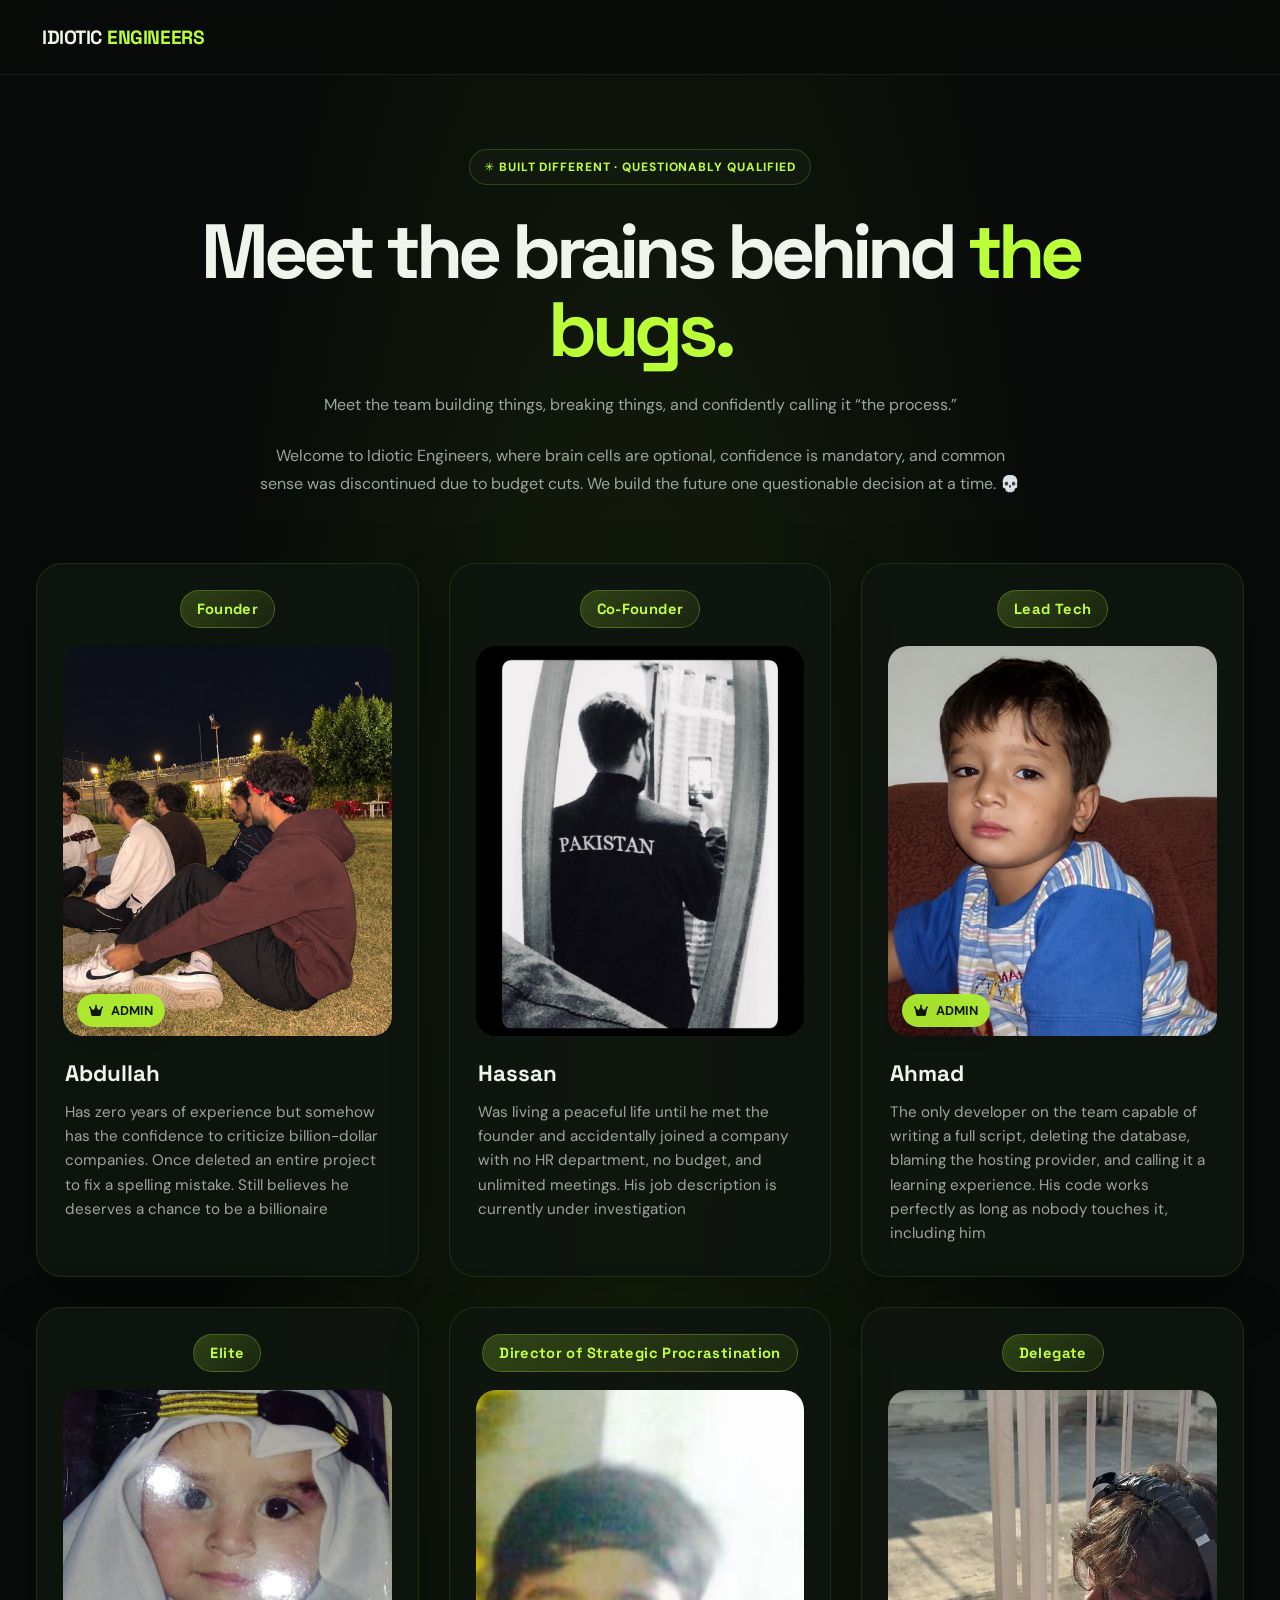
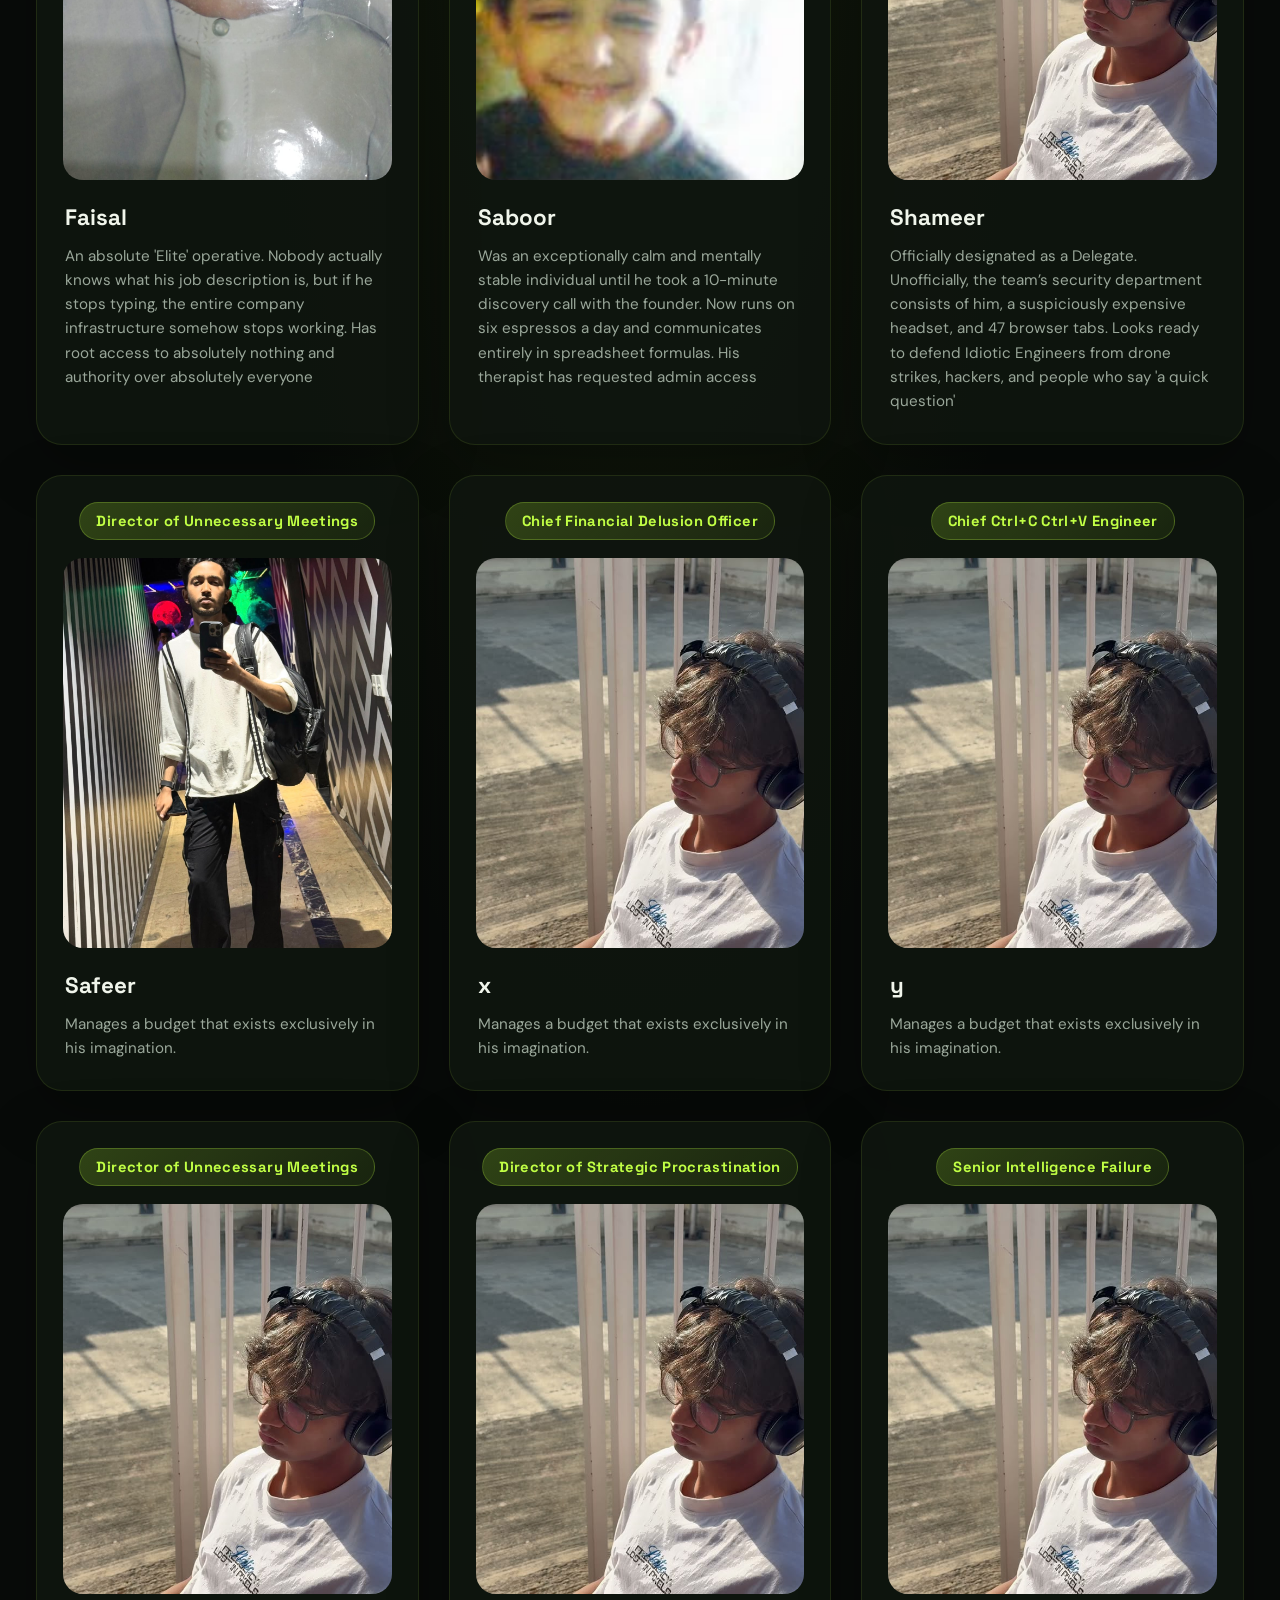
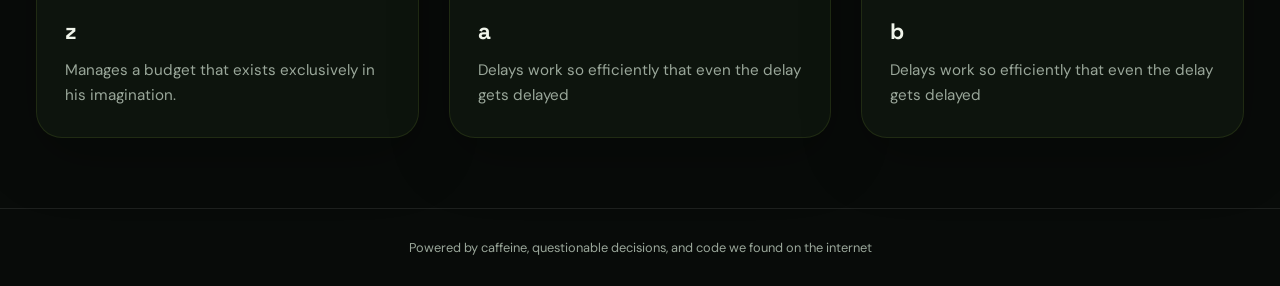
<file: index.html>
<!DOCTYPE html>
<html lang="en">
<head>
<meta charset="UTF-8">
<meta name="viewport" content="width=device-width, initial-scale=1.0">
<title>Idiotic Engineers | Team Directory</title>

<link rel="preconnect" href="https://fonts.googleapis.com">
<link rel="preconnect" href="https://fonts.gstatic.com" crossorigin>
<link href="https://fonts.googleapis.com/css2?family=DM+Sans:wght@400;500;600;700;800&family=Space+Grotesk:wght@500;600;700&display=swap" rel="stylesheet">
<link rel="stylesheet" href="https://cdnjs.cloudflare.com/ajax/libs/font-awesome/6.5.2/css/all.min.css">

<link rel="stylesheet" href="css/style.css">
</head>

<body>
<header>
  <a class="brand" href="index.html">Idiotic <span>Engineers</span></a>
  <a class="nav-btn" id="adminLink" href="admin.html" hidden>Admin</a>
</header>
<section class="hero">
  <div class="hero-badge">✳ BUILT DIFFERENT · QUESTIONABLY QUALIFIED</div>
  <h1>Meet the brains behind <span>the bugs.</span></h1>
  <p>Meet the team building things, breaking things, and confidently calling it “the process.”</p>
  <p class="intro-copy">Welcome to Idiotic Engineers, where brain cells are optional, confidence is mandatory, and common sense was discontinued due to budget cuts. We build the future one questionable decision at a time. 💀</p>
</section>
<main class="container"><div id="membersGrid" class="grid"></div></main>
<footer>Powered by caffeine, questionable decisions, and code we found on the internet</footer>
<script src="js/members-data.js" defer></script>
<script src="js/member.js" defer></script>
</body>
</html>
</file>
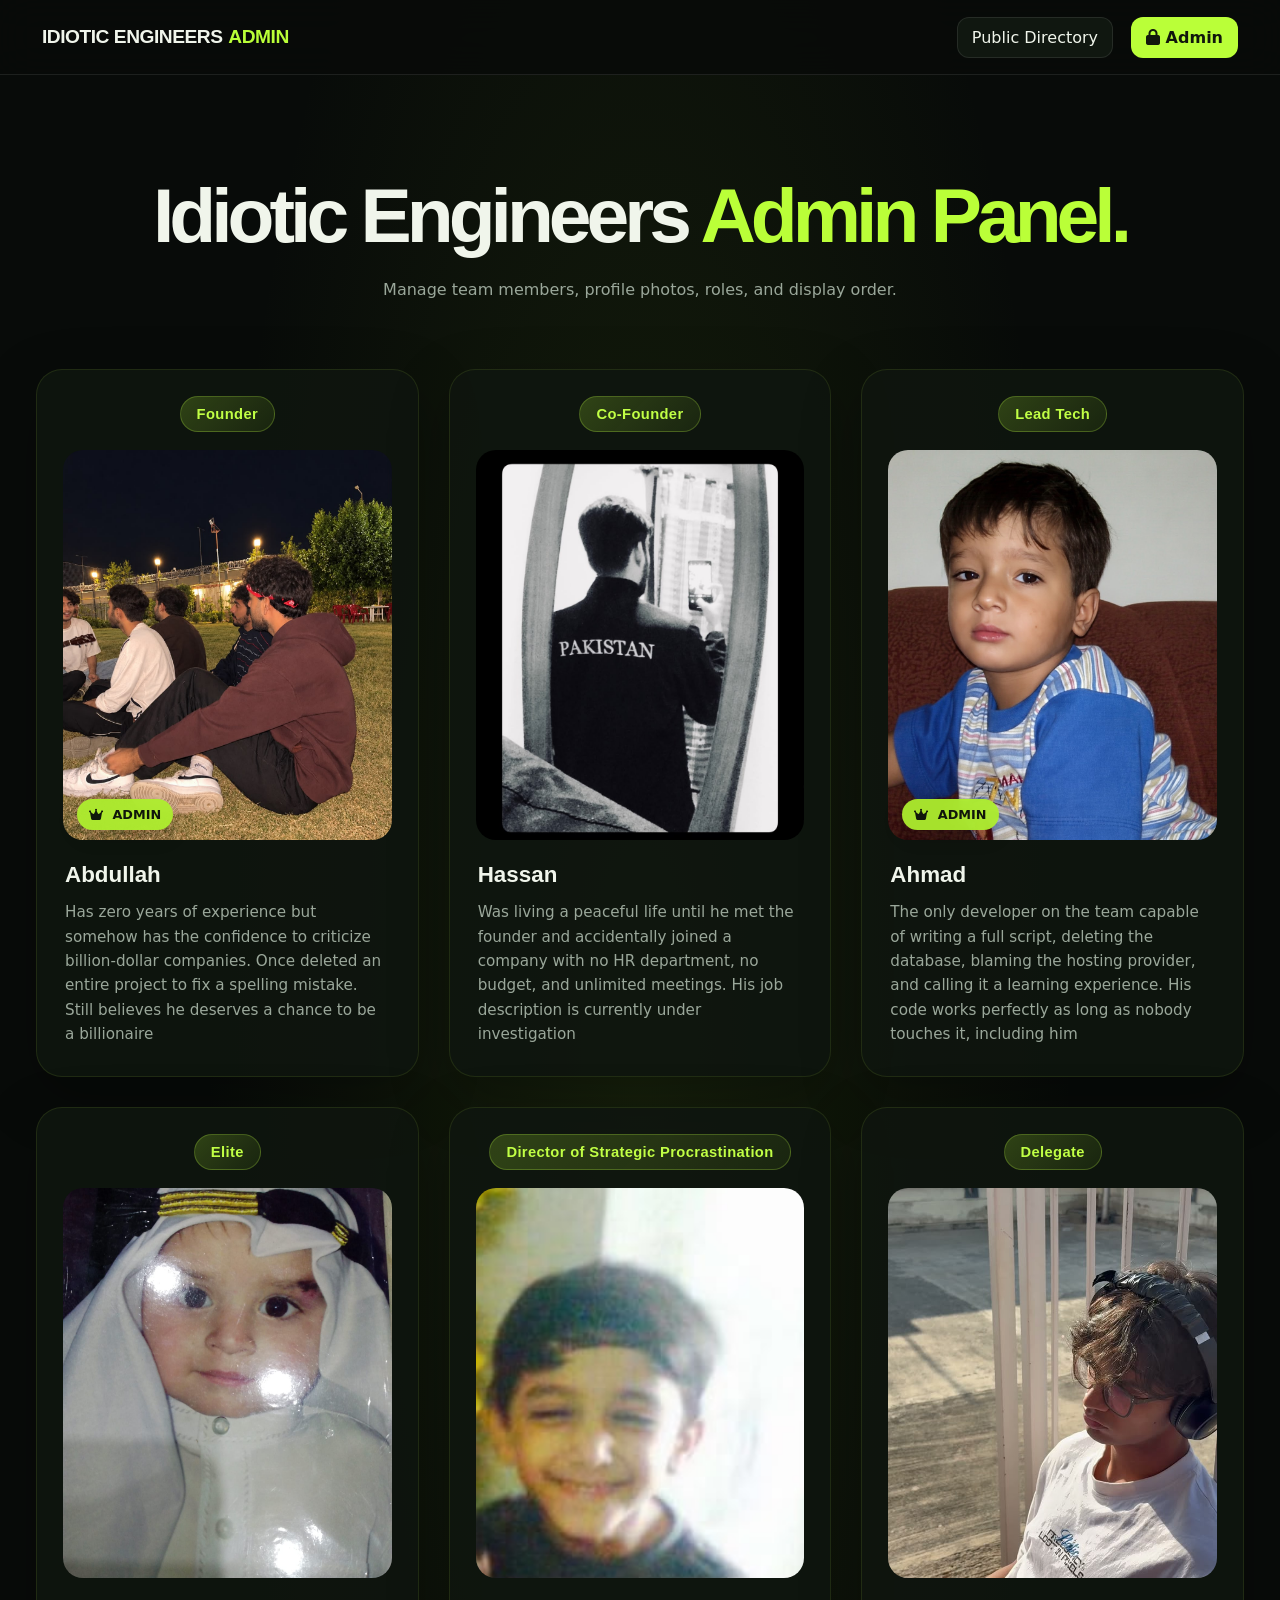
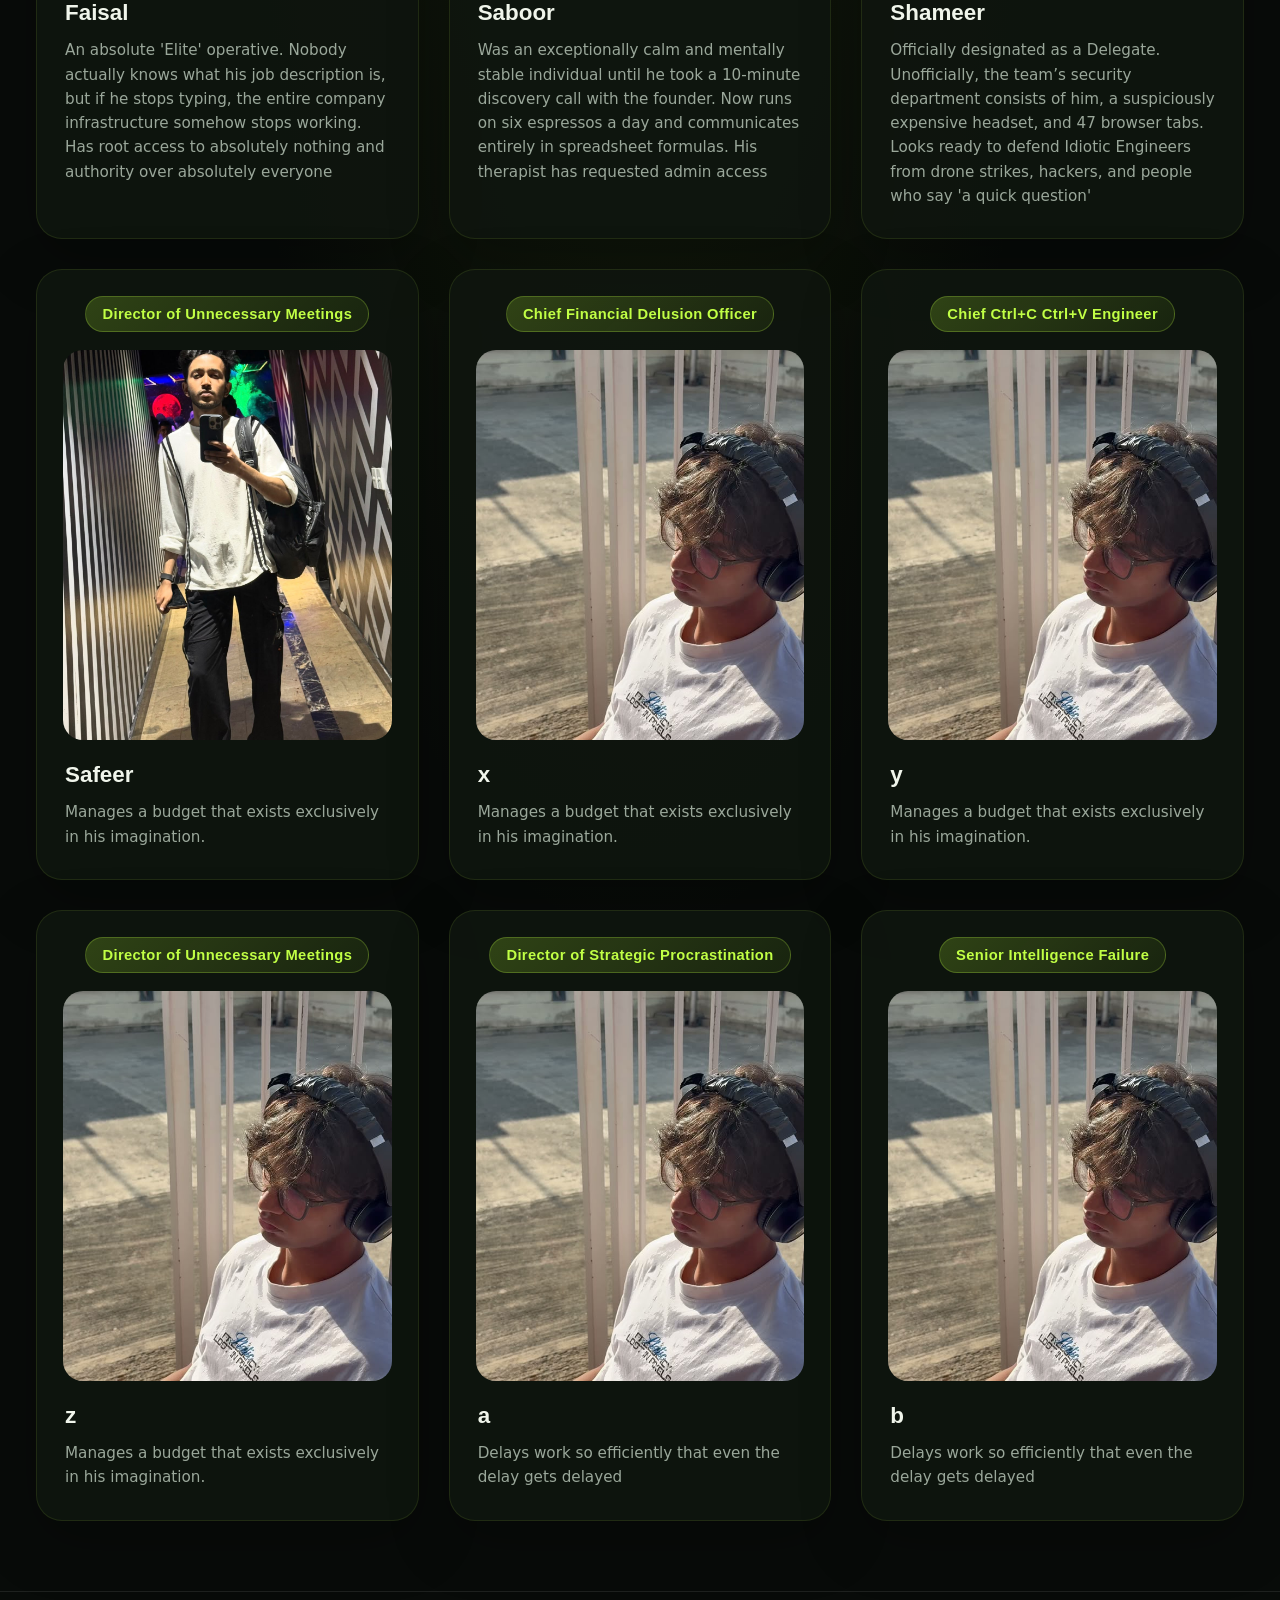
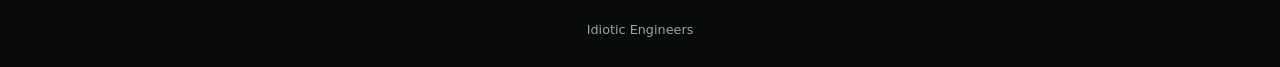
<file: admin.html>
<!DOCTYPE html>
<html lang="en">
<head>
<meta charset="UTF-8">
<meta name="viewport" content="width=device-width, initial-scale=1.0">
<title>Idiotic Engineers | Admin Panel</title>

<link rel="preconnect" href="https://fonts.googleapis.com">
<link rel="preconnect" href="https://fonts.gstatic.com" crossorigin>
<link href="https://fonts.googleapis.com/css2?family=Inter:wght@400;500;600;700;800&display=swap" rel="stylesheet">
<link rel="stylesheet" href="https://cdnjs.cloudflare.com/ajax/libs/font-awesome/6.5.2/css/all.min.css">

<link rel="stylesheet" href="css/style.css">
</head>

<body>

<header>
  <a class="brand" href="index.html">Idiotic Engineers <span>ADMIN</span></a>

  <a class="nav-btn" href="index.html">Public Directory</a>
  <button class="nav-btn admin-btn" id="adminBtn"><i class="fa-solid fa-lock"></i> Admin</button>
</header>

<section class="hero">
  <h1>Idiotic Engineers <span>Admin Panel.</span></h1>
  <p>
    Manage team members, profile photos, roles, and display order.
  </p>
</section>

<main class="container">
  <div id="membersGrid" class="grid"></div>
</main>

<footer>
  Idiotic Engineers
</footer>

<!-- LOGIN MODAL -->
<div class="modal" id="loginModal">
  <div class="modal-box" style="max-width:430px">

    <div class="modal-head">
      <h2>Admin Access</h2>
      <button class="close" data-close="loginModal">×</button>
    </div>

    <p class="notice">
      The public page never asks visitors for a password.
      Enter the admin PIN only when you choose to open the admin controls.
    </p>

    <div class="field" style="margin-top:16px">
      <label for="adminPin">Admin PIN</label>
      <input
        id="adminPin"
        type="password"
        autocomplete="off"
        placeholder="Enter your PIN"
      >
    </div>

    <div
      id="loginError"
      style="color:var(--danger);font-size:.8rem;margin-top:8px;display:none"
    >
      Incorrect PIN.
    </div>

    <div class="modal-actions">
      <button class="secondary" data-close="loginModal">
        Cancel
      </button>

      <button class="primary" id="loginSubmit">
        Enter Admin
      </button>
    </div>

    <div class="login-note">
      <i class="fa-solid fa-shield-halved"></i>
      For real online security, connect this to Firebase Authentication
      rather than relying on a PIN stored in this file.
    </div>

  </div>
</div>

<!-- MEMBER MODAL -->
<div class="modal" id="memberModal">
  <div class="modal-box">

    <div class="modal-head">
      <h2 id="modalTitle">Add Member</h2>
      <button class="close" data-close="memberModal">×</button>
    </div>

    <form id="memberForm">

      <input type="hidden" id="editId">

      <div class="form-grid">

        <!-- NAME -->
        <div class="field">
          <label>Full Name *</label>
          <input
            id="name"
            required
            maxlength="80"
            placeholder="e.g. Ahmad Khan"
          >
        </div>

        <!-- DISPLAY ORDER -->
        <div class="field">
          <label>Display Order *</label>
          <input
            id="displayOrder"
            type="number"
            min="1"
            value="1"
            required
          >
          <div class="order-note">
            1 = first, 2 = second, 3 = third, etc.
          </div>
        </div>

        <!-- ROLE -->
        <div class="field">
          <label>Role *</label>
          <input
            id="role"
            required
            maxlength="50"
            placeholder="e.g. Founder, Co-Founder, Developer"
          >
        </div>

        <!-- PHOTO -->
        <div class="field">
          <label>Profile Picture</label>
          <input
            id="photo"
            type="file"
            accept="image/*"
          >
        </div>

        <!-- BIO -->
        <div class="field full">
          <label>What do they work on?</label>
          <textarea
            id="bio"
            maxlength="500"
            placeholder="Short description of their work..."
          ></textarea>
        </div>

        <!-- ADMIN -->
        <div class="field full">
          <label
            style="display:flex;align-items:center;gap:9px;cursor:pointer"
          >
            <input
              id="makeAdmin"
              type="checkbox"
              style="width:auto"
            >
            Make this person the Admin
          </label>
        </div>

      </div>

      <img
        id="preview"
        class="preview"
        alt="Photo preview"
      >

      <div class="modal-actions">

        <button
          type="button"
          class="secondary"
          data-close="memberModal"
        >
          Cancel
        </button>

        <button
          class="primary"
          type="submit"
        >
          Save Member
        </button>

      </div>

    </form>

  </div>
</div>

<script src="js/members-data.js" defer></script>
<script src="js/admin.js" defer></script>

</body>
</html>
</file>
<file: css/style.css>
:root{
  --bg:#080b09;
  --surface:#101710;
  --surface2:#172117;
  --text:#f0f5eb;
  --muted:#9aa79a;
  --primary:#baff38;
  --primary2:#c1ff45;
  --border:rgba(255,255,255,.09);
  --shadow:0 20px 60px rgba(0,0,0,.25);
  --danger:#ff5c72;
  --success:#37d69b;
}


*{
  box-sizing:border-box;
  margin:0;
  padding:0;
}

html{
  scroll-behavior:smooth;
}

body{
  font-family:"DM Sans",system-ui,sans-serif;
  background:var(--bg);
  color:var(--text);
  min-height:100vh;
  transition:.25s;
}

button,input,textarea,select{
  font:inherit;
}

button{
  cursor:pointer;
}

a{
  color:inherit;
  text-decoration:none;
}

header{
  position:sticky;
  top:0;
  z-index:20;
  display:flex;
  align-items:center;
  gap:18px;
  padding:18px clamp(18px,5vw,70px);
  background:rgba(8,11,9,.88);
  backdrop-filter:blur(18px);
  border-bottom:1px solid var(--border);
}


.brand{
  font-weight:800;
  font-size:1.35rem;
  letter-spacing:-.04em;
  margin-right:auto;
}

.brand span{
  color:var(--primary2);
}

.nav-btn,.icon-btn{
  border:1px solid var(--border);
  background:var(--surface);
  color:var(--text);
  border-radius:12px;
  padding:10px 14px;
  transition:.2s;
}

.nav-btn:hover,.icon-btn:hover{
  transform:translateY(-2px);
  border-color:var(--primary);
}

.icon-btn{
  width:42px;
  height:42px;
  padding:0;
}

.admin-btn{
  background:var(--primary);
  border-color:transparent;
  color:#fff;
  font-weight:700;
}

.hero{
  max-width:1200px;
  margin:auto;
  padding:90px 22px 45px;
  text-align:center;
}

.hero h1{
  font-family:"Space Grotesk","DM Sans",sans-serif;
  font-size:clamp(2.4rem,7vw,5.3rem);
  line-height:1.02;
  letter-spacing:-.065em;
  margin:22px auto 18px;
  max-width:900px;
}

.hero h1 span{
  color:var(--primary2);
}

.hero p{
  color:var(--muted);
  max-width:650px;
  margin:auto;
  line-height:1.7;
}

.container{
  max-width:1280px;
  margin:auto;
  padding:25px 36px 70px;
}

.toolbar{
  display:flex;
  gap:12px;
  align-items:center;
  margin-bottom:25px;
}

.search{
  position:relative;
  flex:1;
}

.search i{
  position:absolute;
  left:16px;
  top:50%;
  transform:translateY(-50%);
  color:var(--muted);
}

.search input{
  width:100%;
  padding:14px 18px 14px 45px;
  border-radius:14px;
  border:1px solid var(--border);
  outline:0;
  background:var(--surface);
  color:var(--text);
}

.search input:focus{
  border-color:var(--primary);
  box-shadow:0 0 0 4px rgba(109,93,252,.12);
}

.grid{
  display:grid;
  grid-template-columns:repeat(3,minmax(0,1fr));
  gap:24px;
}

.card{
  background:var(--surface);
  border:1px solid var(--border);
  border-radius:24px;
  padding:24px;
  box-shadow:var(--shadow);
  transition:.25s;
  overflow:hidden;
}

.card:hover{
  transform:translateY(-6px);
  border-color:rgba(109,93,252,.4);
}

.profile-role{
  font-size:1rem;
  font-weight:700;
  color:var(--primary2);
  text-align:center;
  margin:2px 0 16px;
  letter-spacing:.01em;
}

.photo-wrap{
  position:relative;
}

.photo{
  width:100%;
  height:320px;
  object-fit:cover;
  border-radius:18px;
  background:var(--surface2);
}

.role{
  position:absolute;
  left:14px;
  bottom:14px;
  padding:8px 12px;
  border-radius:999px;
  background:rgba(109,93,252,.92);
  backdrop-filter:blur(10px);
  color:#fff;
  font-size:.8rem;
  font-weight:700;
  box-shadow:0 6px 20px rgba(0,0,0,.2);
}

.admin-role i{
  margin-right:5px;
}

.card h3{
  font-family:"Space Grotesk","DM Sans",sans-serif;
  font-size:1.4rem;
  margin:18px 2px 6px;
}

.bio{
  font-size:.95rem;
  color:var(--muted);
  line-height:1.6;
  margin:12px 2px 4px;
}

.admin-actions{
  display:none;
  gap:10px;
  margin-top:18px;
}

.admin-mode .admin-actions{
  display:flex;
}

.small-btn{
  border:1px solid var(--border);
  background:var(--surface2);
  color:var(--text);
  padding:10px 14px;
  border-radius:10px;
  font-weight:600;
}

.small-btn.delete{
  color:var(--danger);
}

.empty{
  text-align:center;
  color:var(--muted);
  padding:55px 20px;
  grid-column:1/-1;
}

footer{
  text-align:center;
  color:var(--muted);
  font-size:.8rem;
  padding:30px 20px;
  border-top:1px solid var(--border);
}

.modal{
  position:fixed;
  inset:0;
  z-index:50;
  display:none;
  place-items:center;
  padding:20px;
  background:rgba(0,0,0,.65);
  backdrop-filter:blur(8px);
}

.modal.show{
  display:grid;
}

.modal-box{
  width:min(620px,100%);
  max-height:90vh;
  overflow:auto;
  background:var(--surface);
  border:1px solid var(--border);
  border-radius:24px;
  padding:25px;
  box-shadow:var(--shadow);
}

.modal-head{
  display:flex;
  justify-content:space-between;
  align-items:center;
  margin-bottom:20px;
}

.modal-head h2{
  letter-spacing:-.03em;
}

.close{
  border:0;
  background:var(--surface2);
  color:var(--text);
  width:38px;
  height:38px;
  border-radius:10px;
}

.form-grid{
  display:grid;
  grid-template-columns:1fr 1fr;
  gap:14px;
}

.field{
  display:flex;
  flex-direction:column;
  gap:7px;
}

.field.full{
  grid-column:1/-1;
}

.field label{
  font-size:.82rem;
  font-weight:600;
  color:var(--muted);
}

.field input,
.field textarea,
.field select{
  width:100%;
  border:1px solid var(--border);
  background:var(--surface2);
  color:var(--text);
  border-radius:12px;
  padding:12px;
  outline:0;
}

.field textarea{
  min-height:110px;
  resize:vertical;
}

.field input:focus,
.field textarea:focus,
.field select:focus{
  border-color:var(--primary);
}

.preview{
  width:90px;
  height:90px;
  object-fit:cover;
  border-radius:14px;
  display:none;
  margin-top:5px;
}

.modal-actions{
  display:flex;
  justify-content:flex-end;
  gap:10px;
  margin-top:20px;
}

.primary{
  border:0;
  background:var(--primary);
  color:#fff;
  font-weight:700;
  padding:12px 17px;
  border-radius:12px;
}

.secondary{
  border:1px solid var(--border);
  background:var(--surface2);
  color:var(--text);
  padding:12px 17px;
  border-radius:12px;
}

.notice{
  font-size:.82rem;
  line-height:1.5;
  color:var(--muted);
  margin-top:14px;
}

.login-note{
  background:rgba(109,93,252,.1);
  border:1px solid rgba(109,93,252,.2);
  padding:12px;
  border-radius:12px;
  margin-top:15px;
  font-size:.8rem;
  color:var(--muted);
}

.order-note{
  font-size:.75rem;
  color:var(--muted);
  line-height:1.4;
  margin-top:-3px;
}

@media(max-width:900px){
  .grid{ grid-template-columns:repeat(2,minmax(0,1fr)); }
}

@media(max-width:600px){
  .grid{ grid-template-columns:1fr; }
  .container{ padding-left:18px; padding-right:18px; }
}

@media(max-width:650px){
  header{
    padding:14px 16px;
  }

  .brand{
    font-size:1.1rem;
  }

  .nav-btn{
    font-size:.78rem;
    padding:9px;
  }

  .hero{
    padding-top:65px;
  }

  .toolbar{
    flex-direction:column;
    align-items:stretch;
  }

  .form-grid{
    grid-template-columns:1fr;
  }

  .field.full{
    grid-column:auto;
  }

  .photo{
    height:280px;
  }
}


/* Firebase member sign-in */
.auth-pending body, body.auth-pending { visibility: hidden; }
.auth-pending::before { content: "Checking member session…"; visibility: visible; position: fixed; inset: 0; display: grid; place-items: center; background: var(--bg); color: var(--muted); z-index: 9999; }
.login-page { display: grid; place-items: center; padding: 42px 18px; min-height: calc(100vh - 90px); }
.login-card { width: min(100%, 440px); padding: clamp(24px, 5vw, 38px); border: 1px solid var(--border); border-radius: 24px; background: var(--surface); box-shadow: var(--shadow); }
.login-card h1 { font-size: clamp(1.8rem, 5vw, 2.5rem); letter-spacing: -.05em; margin-bottom: 8px; }
.login-card .subtext { color: var(--muted); line-height: 1.6; margin-bottom: 25px; }
.login-field { display: grid; gap: 8px; margin: 17px 0; }
.login-field label { font-size: .9rem; font-weight: 700; }
.login-field input { width: 100%; padding: 14px 15px; border-radius: 12px; border: 1px solid var(--border); outline: 0; color: var(--text); background: var(--bg); }
.login-field input:focus { border-color: var(--primary); box-shadow: 0 0 0 4px rgba(109,93,252,.12); }
.login-submit { width: 100%; border: 0; border-radius: 12px; padding: 14px 16px; color: white; background: var(--primary); font-weight: 800; margin-top: 8px; }
.login-submit:disabled { opacity: .65; cursor: wait; }
.login-message { margin-top: 15px; font-size: .9rem; line-height: 1.5; color: var(--danger); }
.login-message.success { color: var(--success); }
.login-help { margin-top: 18px; color: var(--muted); font-size: .82rem; line-height: 1.6; }
.session-tools { display: flex; align-items: center; gap: 10px; flex-wrap: wrap; }
.session-label { color: var(--muted); font-size: .82rem; }


/* Team directory visual treatment */
body{
  background: radial-gradient(ellipse at 50% 32%, rgba(91,132,25,.18), transparent 48%), var(--bg);
}
header{ min-height:75px; padding:16px clamp(20px,4.2vw,42px); }
.brand{
  display:inline-flex;
  align-items:baseline;
  gap:.3em;
  font-family:"Space Grotesk",sans-serif;
  font-size:1.2rem;
  text-transform:uppercase;
  letter-spacing:-.025em;
}
.brand span{ color:var(--primary); }
.hero{ max-width:1100px; padding:74px 22px 35px; }
.hero-badge{
  display:inline-flex; align-items:center; justify-content:center;
  border:1px solid rgba(193,255,69,.18); background:rgba(20,29,17,.72);
  color:var(--primary); border-radius:999px; padding:9px 14px;
  font-size:.75rem; font-weight:800; letter-spacing:.075em;
}
.hero h1{ max-width:1000px; font-family:"Space Grotesk","DM Sans",sans-serif; font-size:clamp(2.7rem,7.7vw,4.8rem); line-height:1.02; margin:27px auto 22px; letter-spacing:-.065em; }
.hero h1 span{ color:var(--primary); }
.hero p{ max-width:760px; font-size:1rem; line-height:1.75; }
.hero .intro-copy{ margin:23px auto 0; }
.container{ max-width:1440px; padding-top:30px; }
.grid{ gap:30px; }
.card{
  background:rgba(15,22,15,.9);
  border-color:rgba(193,255,69,.1);
  border-radius:26px;
  padding:26px;
}
.card:hover{
  transform:translateY(-8px);
  border-color:rgba(193,255,69,.38);
  box-shadow:var(--shadow);
}
.profile-role{
  display:table;
  margin:0 auto 18px;
  padding:9px 16px;
  border:1px solid rgba(193,255,69,.24);
  border-radius:999px;
  background:linear-gradient(135deg,rgba(186,255,56,.2),rgba(186,255,56,.07));
  color:var(--primary2);
  font-family:"Space Grotesk","DM Sans",sans-serif;
  font-size:.92rem;
  font-weight:700;
  letter-spacing:.025em;
}
.photo{ background:var(--surface2); }
.photo{
  height:390px;
  border-radius:20px;
}
.profile-name{ color:var(--primary2); }
.role{ background:rgba(174,238,46,.94); color:#10160b; }
.primary,.admin-btn{ background:var(--primary); color:#11170c; }
.search input:focus,.field input:focus,.field textarea:focus,.field select:focus{ border-color:var(--primary); }
.login-note{ background:rgba(193,255,69,.07); border-color:rgba(193,255,69,.18); }
@media(max-width:900px){ .photo{ height:350px; } }
@media(max-width:650px){
  .hero{ padding-top:58px; }
  .hero h1{ font-size:clamp(2.5rem,12vw,4rem); }
  .card{ padding:21px; }
  .photo{ height:min(112vw,430px); }
}
</file>
